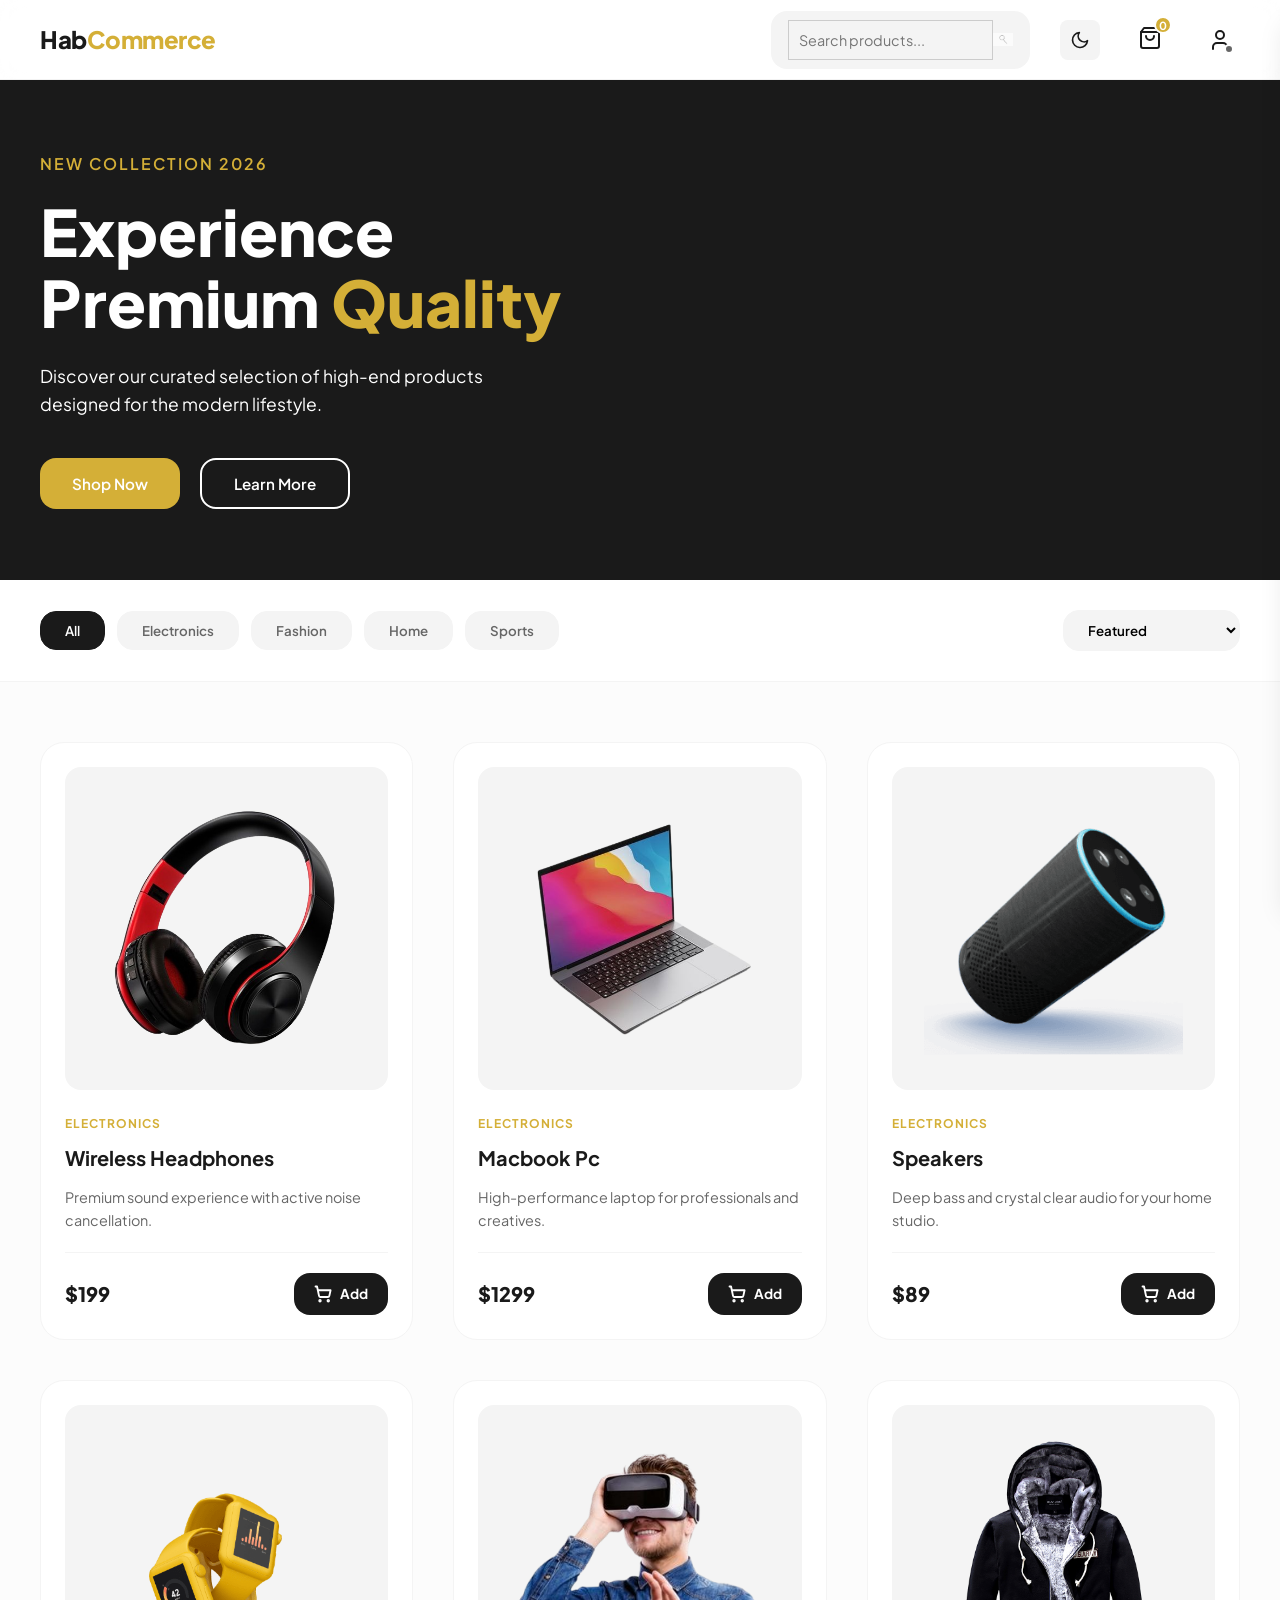
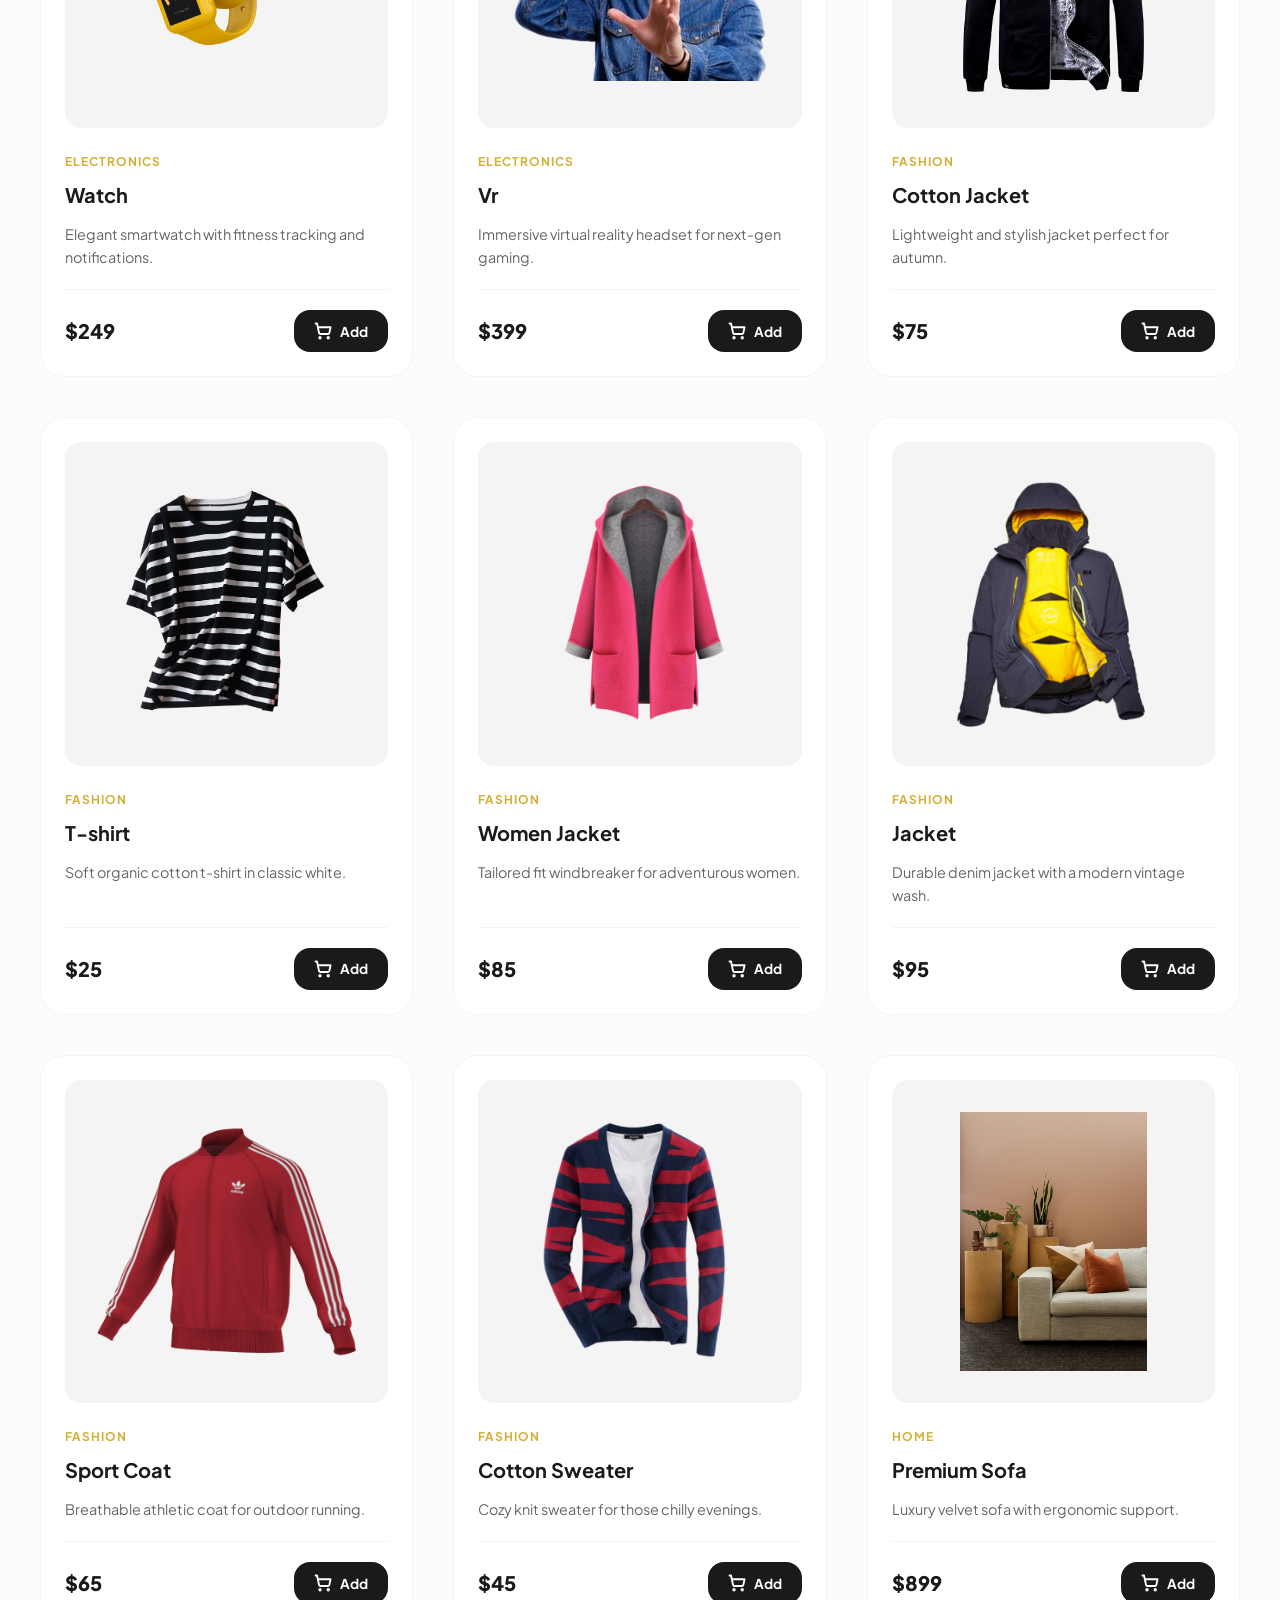
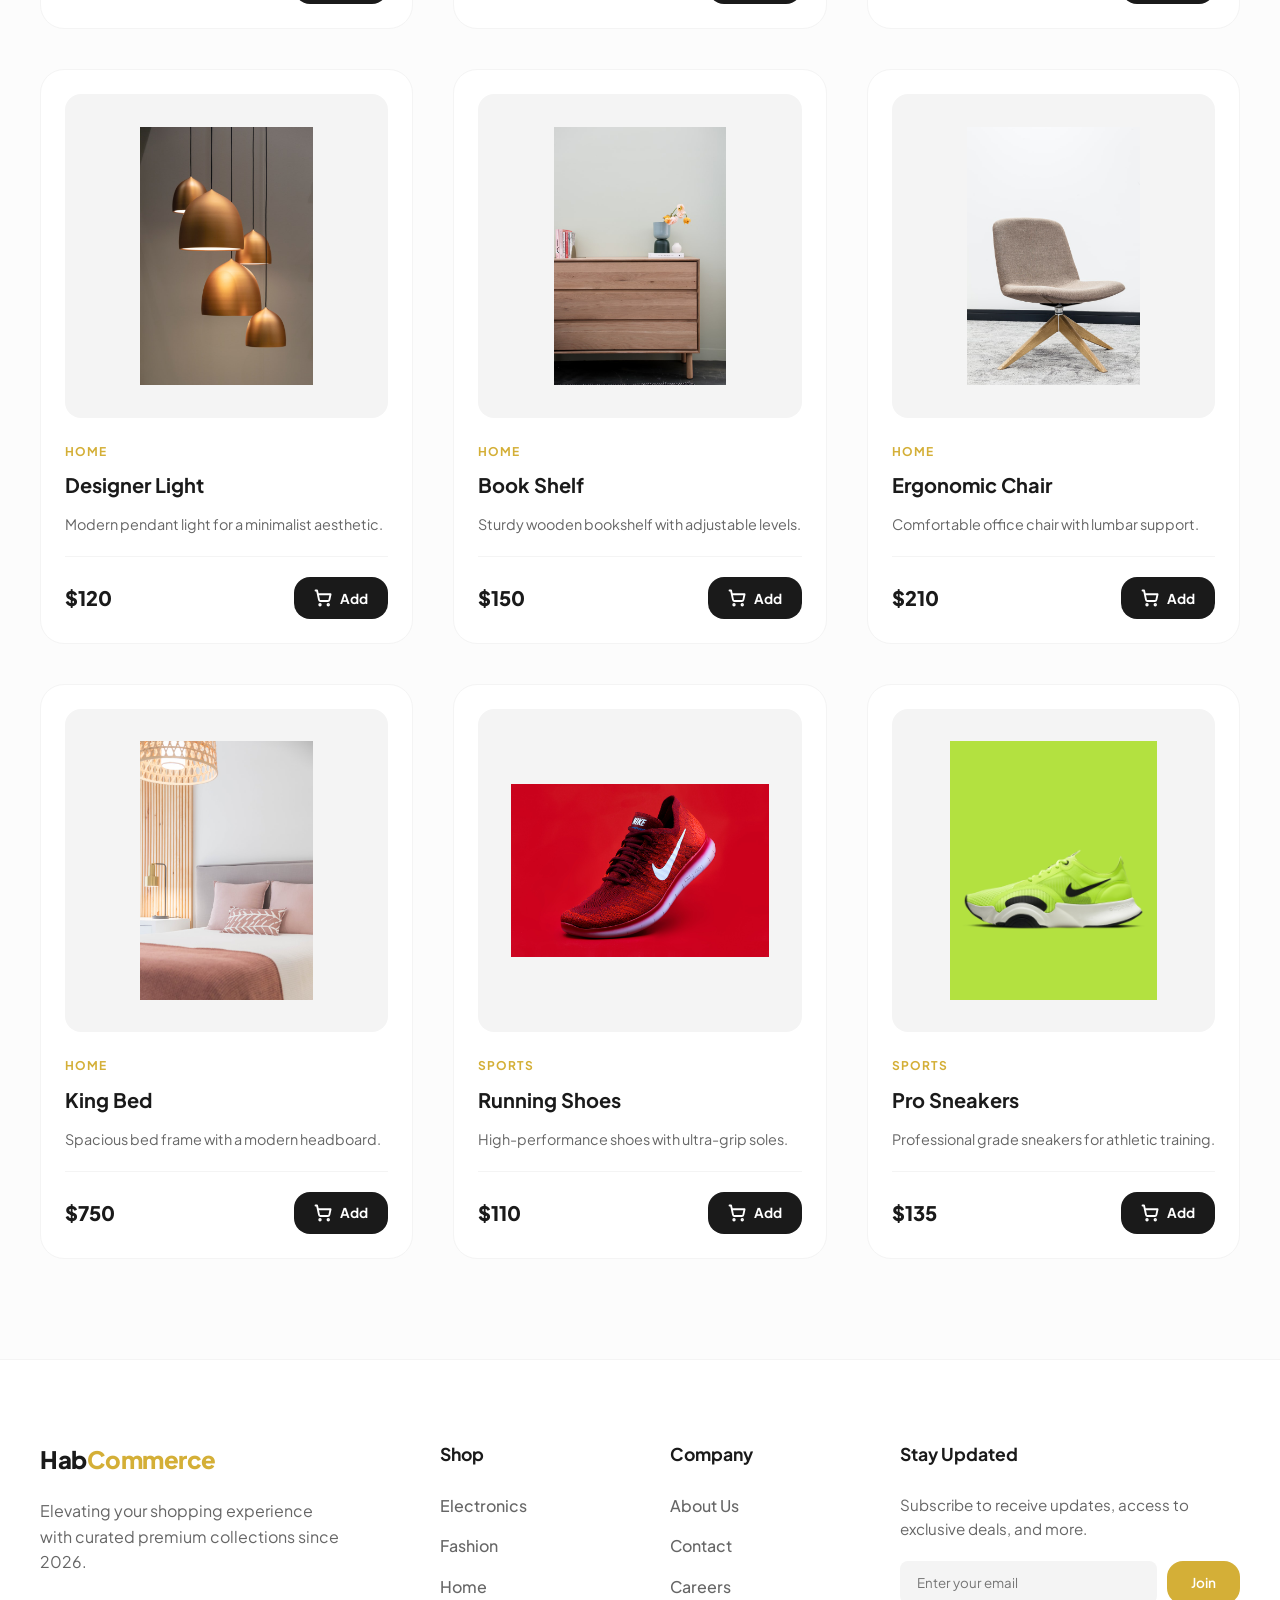
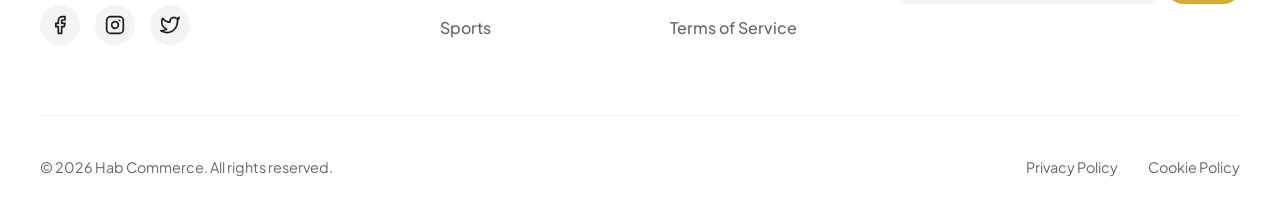
<file: index.html>
<!DOCTYPE html>
<html lang="en">
  <head>
    <meta charset="UTF-8" />
    <meta name="viewport" content="width=device-width, initial-scale=1.0" />
    <title>Hab Commerce</title>
    <link rel="stylesheet" href="style.css" />
  </head>
  <body>
    <header class="header-section">
      <nav class="nav-container">
        <div class="logo">
          <h1>Hab<span>Commerce</span></h1>
        </div>
        
        <div class="nav-actions">
          <div class="search-wrapper">
            <input
              type="text"
              placeholder="Search products..."
              class="search-input"
              id="search-input"
            />
            <button class="search-trigger">
              <img src="assets/search-logo.png" alt="Search" />
            </button>
          </div>
          <button class="theme-toggle" id="theme-toggle" title="Toggle theme">
               <svg class="sun-icon" viewBox="0 0 24 24" fill="none" stroke="currentColor" stroke-width="2" stroke-linecap="round" stroke-linejoin="round"><circle cx="12" cy="12" r="5"/><line x1="12" y1="1" x2="12" y2="3"/><line x1="12" y1="21" x2="12" y2="23"/><line x1="4.22" y1="4.22" x2="5.64" y2="5.64"/><line x1="18.36" y1="18.36" x2="19.78" y2="19.78"/><line x1="1" y1="12" x2="3" y2="12"/><line x1="21" y1="12" x2="23" y2="12"/><line x1="4.22" y1="19.78" x2="5.64" y2="18.36"/><line x1="18.36" y1="5.64" x2="19.78" y2="4.22"/></svg>
               <svg class="moon-icon" viewBox="0 0 24 24" fill="none" stroke="currentColor" stroke-width="2" stroke-linecap="round" stroke-linejoin="round"><path d="M21 12.79A9 9 0 1 1 11.21 3 7 7 0 0 0 21 12.79z"/></svg>
            </button>

          <button class="cart-trigger" id="cart-btn">
            <div class="cart-icon">
              <svg width="24" height="24" viewBox="0 0 24 24" fill="none" stroke="currentColor" stroke-width="2" stroke-linecap="round" stroke-linejoin="round"><path d="M6 2 3 6v14a2 2 0 0 0 2 2h14a2 2 0 0 0 2-2V6l-3-4Z"/><path d="M3 6h18"/><path d="M16 10a4 4 0 0 1-8 0"/></svg>
              <span id="cart-count" class="cart-badge">0</span>
            </div>
          </button>

          <button class="account-trigger" id="account-btn" title="Account">
            <svg width="24" height="24" viewBox="0 0 24 24" fill="none" stroke="currentColor" stroke-width="2" stroke-linecap="round" stroke-linejoin="round"><path d="M19 21v-2a4 4 0 0 0-4-4H9a4 4 0 0 0-4 4v2"/><circle cx="12" cy="7" r="4"/></svg>
            <span id="user-status-text" class="status-dot"></span>
          </button>

          <button class="menu-toggle" id="open">
            <span></span>
            <span></span>
          </button>
        </div>
      </nav>
    </header>

    <section class="hero-section">
      <div class="hero-content">
        <span class="hero-subtitle">New Collection 2026</span>
        <h2 class="hero-title">Experience Premium <span>Quality</span></h2>
        <p class="hero-description">Discover our curated selection of high-end products designed for the modern lifestyle.</p>
        <div class="hero-actions">
          <button class="btn btn-primary" onclick="document.getElementById('product-container').scrollIntoView({behavior: 'smooth'})">Shop Now</button>
          <button class="btn btn-outline">Learn More</button>
        </div>
      </div>
      <div class="hero-overlay"></div>
    </section>

    <section class="filter-bar">
      <div class="filter-container">
        <div class="categories" id="categories">
          <button class="cat-btn active" data-category="all">All</button>
          <button class="cat-btn" data-category="electronics">Electronics</button>
          <button class="cat-btn" data-category="fashion">Fashion</button>
          <button class="cat-btn" data-category="home">Home</button>
          <button class="cat-btn" data-category="sports">Sports</button>
        </div>
        
        <div class="sort-wrapper">
          <select id="sort-select" class="sort-select">
            <option value="default">Featured</option>
            <option value="low">Price: Low to High</option>
            <option value="high">Price: High to Low</option>
          </select>
        </div>
      </div>
    </section>

    <main>
      <div class="product-container" id="product-container"></div>

      <div class="cart-sidebar" id="cart-sidebar">
        <div class="titless">
          <h2 class="title">Your cart</h2>
          <h2 class="closes" id="closes">close</h2>
        </div>
        <div class="cart-items" id="cart-items"></div>

        <h3>TOTAL: <span id="cart-total">0.00</span></h3>
        <button class="checkout-btn" id="checkoutBtn">Checkout</button>
      </div>
    </main>

    <footer class="footer-section">
      <div class="footer-container">
        <div class="footer-grid">
          <div class="footer-col brand-col">
            <div class="logo">
              <h1>Hab<span>Commerce</span></h1>
            </div>
            <p class="brand-text">Elevating your shopping experience with curated premium collections since 2026.</p>
            <div class="social-links">
              <a href="#" class="social-link"><svg width="20" height="20" viewBox="0 0 24 24" fill="none" stroke="currentColor" stroke-width="2" stroke-linecap="round" stroke-linejoin="round"><path d="M18 2h-3a5 5 0 0 0-5 5v3H7v4h3v8h4v-8h3l1-4h-4V7a1 1 0 0 1 1-1h3z"/></svg></a>
              <a href="#" class="social-link"><svg width="20" height="20" viewBox="0 0 24 24" fill="none" stroke="currentColor" stroke-width="2" stroke-linecap="round" stroke-linejoin="round"><rect x="2" y="2" width="20" height="20" rx="5" ry="5"/><path d="M16 11.37A4 4 0 1 1 12.63 8 4 4 0 0 1 16 11.37z"/><line x1="17.5" y1="6.5" x2="17.51" y2="6.5"/></svg></a>
              <a href="#" class="social-link"><svg width="20" height="20" viewBox="0 0 24 24" fill="none" stroke="currentColor" stroke-width="2" stroke-linecap="round" stroke-linejoin="round"><path d="M23 3a10.9 10.9 0 0 1-3.14 1.53 4.48 4.48 0 0 0-7.86 3v1A10.66 10.66 0 0 1 3 4s-4 9 5 13a11.64 11.64 0 0 1-7 2c9 5 20 0 20-11.5a4.5 4.5 0 0 0-.08-.83A7.72 7.72 0 0 0 23 3z"/></svg></a>
            </div>
          </div>

          <div class="footer-col">
            <h4 class="footer-title">Shop</h4>
            <ul class="footer-links">
              <li><a href="index.html">Electronics</a></li>
              <li><a href="index.html">Fashion</a></li>
              <li><a href="index.html">Home</a></li>
              <li><a href="index.html">Sports</a></li>
            </ul>
          </div>

          <div class="footer-col">
            <h4 class="footer-title">Company</h4>
            <ul class="footer-links">
              <li><a href="about.html">About Us</a></li>
              <li><a href="contact.html">Contact</a></li>
              <li><a href="#">Careers</a></li>
              <li><a href="#">Terms of Service</a></li>
            </ul>
          </div>

          <div class="footer-col newsletter-col">
            <h4 class="footer-title">Stay Updated</h4>
            <p>Subscribe to receive updates, access to exclusive deals, and more.</p>
            <form class="newsletter-form" onsubmit="event.preventDefault(); showToast('Newsletter subscribed!', 'info')">
              <input type="email" placeholder="Enter your email" required />
              <button type="submit" class="btn btn-primary btn-sm">Join</button>
            </form>
          </div>
        </div>

        <div class="footer-bottom">
          <p>&copy; 2026 Hab Commerce. All rights reserved.</p>
          <div class="footer-legal">
            <a href="#">Privacy Policy</a>
            <a href="#">Cookie Policy</a>
          </div>
        </div>
      </div>
    </footer>
    <!-- Payment Modal -->
    <div class="modal" id="paymentModal">
      <div class="modal-content">
        <span class="close" id="closePaymentModal">&times;</span>
        <form class="payment-form" id="paymentForm">
          <h2>Select Payment Method</h2>

          <div class="payment-option">
            <input
              type="radio"
              id="credit"
              name="payment"
              value="credit"
              required
            />
            <label for="credit">Credit Card</label>
          </div>

          <div class="payment-option">
            <input type="radio" id="crypto" name="payment" value="crypto" />
            <label for="crypto">Cryptocurrency</label>
          </div>

          <div class="payment-option">
            <input type="radio" id="paypal" name="payment" value="paypal" />
            <label for="paypal">PayPal</label>
          </div>

          <!-- Credit Card Fields -->
          <div class="form-section" id="credit-section">
            <div class="form-group">
              <label for="cc-number">Card Number</label>
              <input
                type="text"
                id="cc-number"
                name="cc-number"
                placeholder="1234 5678 9012 3456"
              />
            </div>
            <div class="form-group">
              <label for="cc-expiry">Expiry Date</label>
              <input
                type="text"
                id="cc-expiry"
                name="cc-expiry"
                placeholder="MM/YY"
              />
            </div>
            <div class="form-group">
              <label for="cc-cvv">CVV</label>
              <input
                type="number"
                id="cc-cvv"
                name="cc-cvv"
                placeholder="123"
              />
            </div>
          </div>

          <!-- Crypto Fields -->
          <div class="form-section" id="crypto-section">
            <div class="form-group">
              <label for="wallet">Wallet Address</label>
              <input
                type="text"
                id="wallet"
                name="wallet"
                placeholder="Enter your wallet address"
              />
            </div>
          </div>

          <!-- PayPal Fields -->
          <div class="form-section" id="paypal-section">
            <div class="form-group">
              <label for="paypal-email">PayPal Email</label>
              <input
                type="email"
                id="paypal-email"
                name="paypal-email"
                placeholder="you@example.com"
              />
            </div>
          </div>

          <button type="submit" class="submit-btn">Submit Payment</button>
        </form>
      </div>
    </div>

    <!-- Authentication Modals -->
    <div class="modal" id="authModal">
      <div class="modal-content auth-modal">
        <span class="close" id="closeAuthModal">&times;</span>
        
        <div class="auth-tabs">
          <button class="auth-tab active" id="tab-login">Login</button>
          <button class="auth-tab" id="tab-signup">Sign Up</button>
        </div>

        <!-- Login Form -->
        <form id="loginForm" class="auth-form active">
          <h2>Welcome Back</h2>
          <div class="form-group">
            <label>Email Address</label>
            <input type="email" id="login-email" required placeholder="name@example.com" />
          </div>
          <div class="form-group">
            <label>Password</label>
            <input type="password" id="login-password" required placeholder="••••••••" />
          </div>
          <button type="submit" class="submit-btn auth-submit">Log In</button>
        </form>

        <!-- Sign Up Form -->
        <form id="signupForm" class="auth-form">
          <h2>Create Account</h2>
          <div class="form-group">
            <label>Full Name</label>
            <input type="text" id="signup-name" required placeholder="John Doe" />
          </div>
          <div class="form-group">
            <label>Email Address</label>
            <input type="email" id="signup-email" required placeholder="name@example.com" />
          </div>
          <div class="form-group">
            <label>Password</label>
            <input type="password" id="signup-password" required placeholder="Minimum 8 characters" minlength="8" />
          </div>
          <button type="submit" class="submit-btn auth-submit">Sign Up</button>
        </form>

        <div id="user-profile" class="auth-profile" style="display: none;">
          <h2>Account Details</h2>
          <div class="profile-info">
            <p><strong>Name:</strong> <span id="display-name"></span></p>
            <p><strong>Email:</strong> <span id="display-email"></span></p>
          </div>
          <button class="btn btn-outline logout-btn" id="logout-btn">Log Out</button>
        </div>
      </div>
    </div>

    <!-- Added to Cart Success Popup -->
    <div class="popup" id="addSuccessPopup">
      <div class="popup-content">
        <div class="success-icon">✓</div>
        <h3>Added to Cart!</h3>
        <p id="addedItemName" style="margin-bottom: 20px; color: var(--text-muted);"></p>
        <div class="popup-actions" style="display: flex; gap: 10px; justify-content: center;">
          <button class="btn btn-outline" onclick="closeAddPopup()">Continue</button>
          <button class="btn btn-primary" onclick="viewCart()">View Cart</button>
        </div>
      </div>
    </div>

    <!-- Success Popup -->
    <div class="popup" id="successPopup">
      <div class="popup-content">
        <h3>✅ Payment Submitted Successfully!</h3>
        <button class="close-btn" onclick="closePopup()">Close</button>
      </div>
    </div>

    <script src="script.js"></script>
  </body>
</html>
</file>
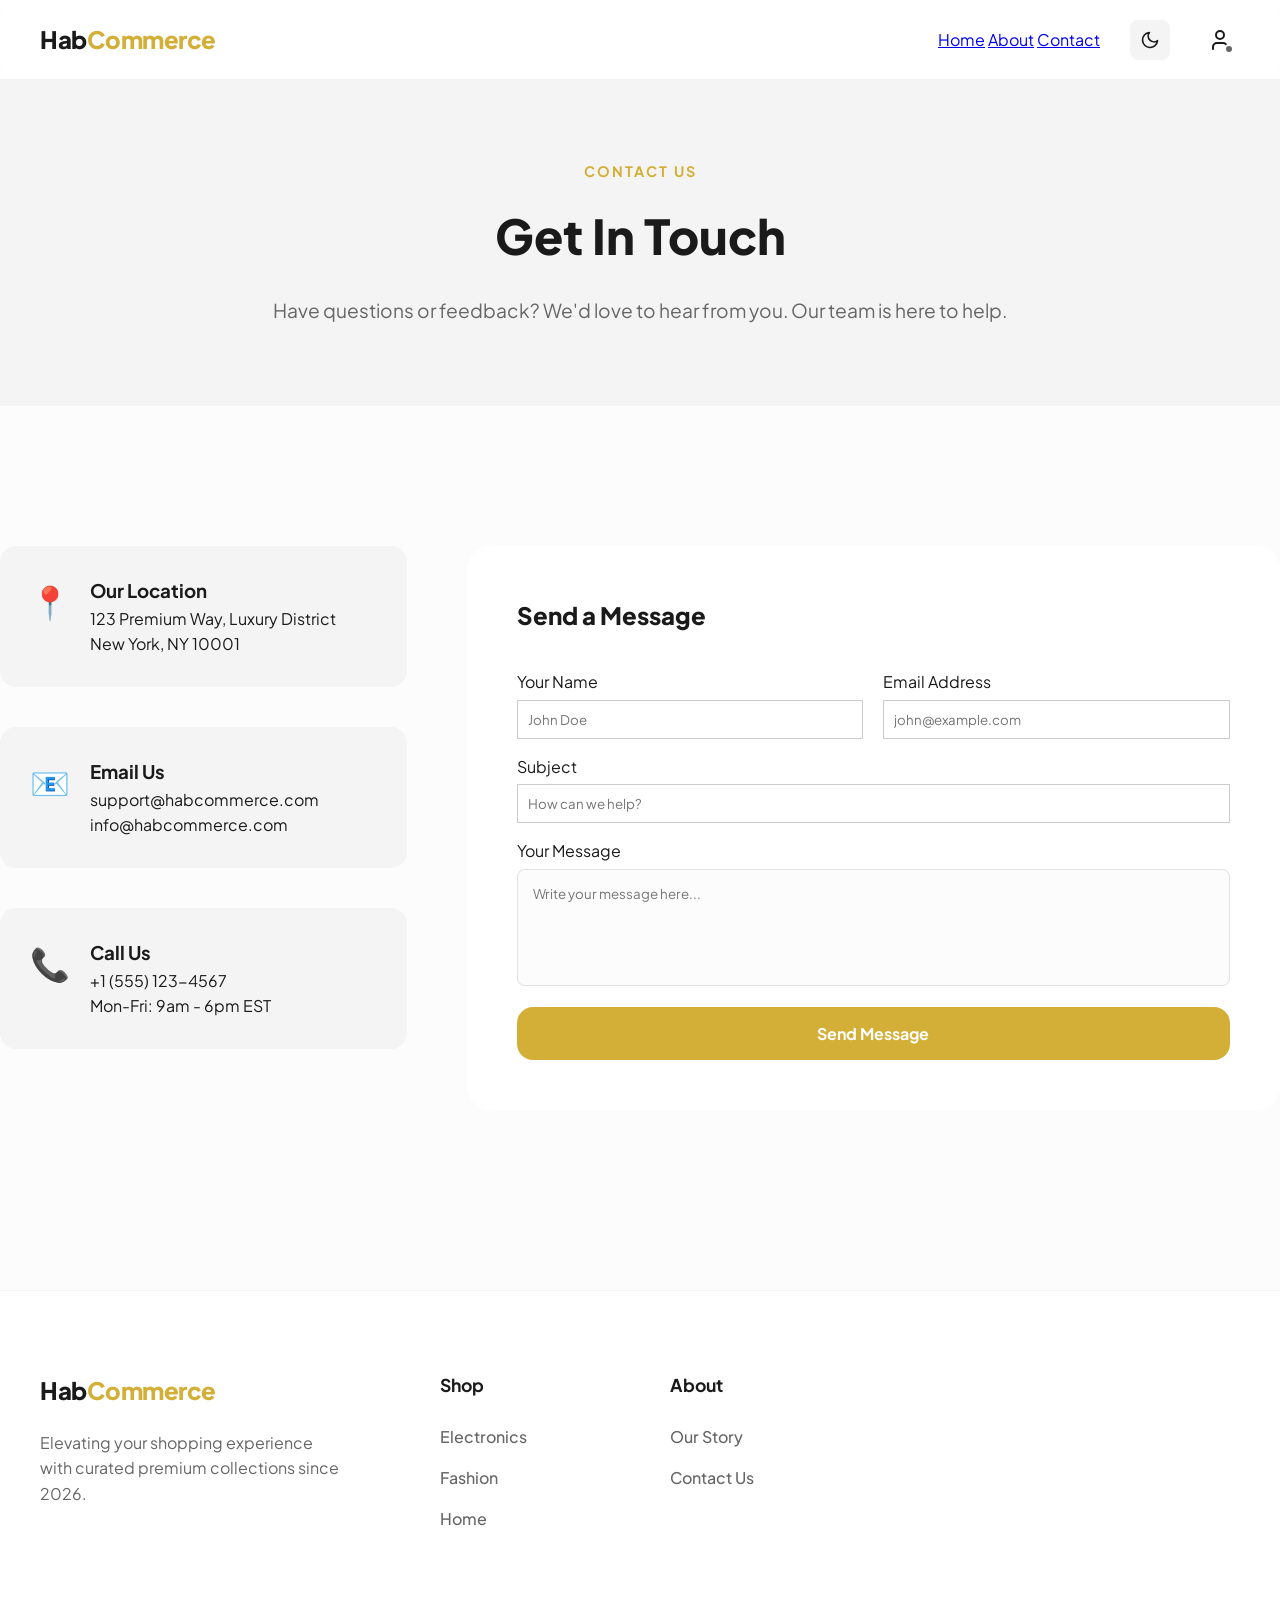
<file: contact.html>
<!DOCTYPE html>
<html lang="en" data-theme="light">
<head>
    <meta charset="UTF-8">
    <meta name="viewport" content="width=device-width, initial-scale=1.0">
    <title>Contact Us - Hab Commerce</title>
    <link rel="stylesheet" href="style.css">
</head>
<body>
    <header class="header-section">
        <nav class="nav-container">
            <div class="logo">
                <a href="index.html" style="text-decoration: none; color: inherit;">
                    <h1>Hab<span>Commerce</span></h1>
                </a>
            </div>

            <div class="nav-actions">
                <div class="nav-links">
                    <a href="index.html">Home</a>
                    <a href="about.html">About</a>
                    <a href="contact.html" class="active">Contact</a>
                </div>
                <button class="theme-toggle" id="theme-toggle" title="Toggle theme">
                    <svg class="sun-icon" viewBox="0 0 24 24" fill="none" stroke="currentColor" stroke-width="2" stroke-linecap="round" stroke-linejoin="round"><circle cx="12" cy="12" r="5"/><line x1="12" y1="1" x2="12" y2="3"/><line x1="12" y1="21" x2="12" y2="23"/><line x1="4.22" y1="4.22" x2="5.64" y2="5.64"/><line x1="18.36" y1="18.36" x2="19.78" y2="19.78"/><line x1="1" y1="12" x2="3" y2="12"/><line x1="21" y1="12" x2="23" y2="12"/><line x1="4.22" y1="19.78" x2="5.64" y2="18.36"/><line x1="18.36" y1="5.64" x2="19.78" y2="4.22"/></svg>
                    <svg class="moon-icon" viewBox="0 0 24 24" fill="none" stroke="currentColor" stroke-width="2" stroke-linecap="round" stroke-linejoin="round"><path d="M21 12.79A9 9 0 1 1 11.21 3 7 7 0 0 0 21 12.79z"/></svg>
                </button>
                <button class="account-trigger" id="account-btn">
                    <svg width="24" height="24" viewBox="0 0 24 24" fill="none" stroke="currentColor" stroke-width="2" stroke-linecap="round" stroke-linejoin="round"><path d="M19 21v-2a4 4 0 0 0-4-4H9a4 4 0 0 0-4 4v2"/><circle cx="12" cy="7" r="4"/></svg>
                    <span id="user-status-text" class="status-dot"></span>
                </button>
            </div>

            <button class="menu-toggle" id="open">
                <span></span>
                <span></span>
            </button>
        </nav>
    </header>

    <main class="page-content">
        <section class="page-hero">
            <div class="container">
                <span class="sub-title">Contact Us</span>
                <h1>Get In Touch</h1>
                <p>Have questions or feedback? We'd love to hear from you. Our team is here to help.</p>
            </div>
        </section>

        <section class="contact-section">
            <div class="container contact-grid">
                <div class="contact-info">
                    <div class="info-card">
                        <div class="info-icon">📍</div>
                        <div class="info-text">
                            <h3>Our Location</h3>
                            <p>123 Premium Way, Luxury District<br>New York, NY 10001</p>
                        </div>
                    </div>
                    <div class="info-card">
                        <div class="info-icon">📧</div>
                        <div class="info-text">
                            <h3>Email Us</h3>
                            <p>support@habcommerce.com<br>info@habcommerce.com</p>
                        </div>
                    </div>
                    <div class="info-card">
                        <div class="info-icon">📞</div>
                        <div class="info-text">
                            <h3>Call Us</h3>
                            <p>+1 (555) 123-4567<br>Mon-Fri: 9am - 6pm EST</p>
                        </div>
                    </div>
                </div>

                <div class="contact-form-container premium-shadow">
                    <h2>Send a Message</h2>
                    <form id="contact-page-form" onsubmit="event.preventDefault(); showToast('Message sent! We\'ll be in touch soon.', 'success'); this.reset();">
                        <div class="form-row">
                            <div class="form-group">
                                <label>Your Name</label>
                                <input type="text" required placeholder="John Doe">
                            </div>
                            <div class="form-group">
                                <label>Email Address</label>
                                <input type="email" required placeholder="john@example.com">
                            </div>
                        </div>
                        <div class="form-group">
                            <label>Subject</label>
                            <input type="text" required placeholder="How can we help?">
                        </div>
                        <div class="form-group">
                            <label>Your Message</label>
                            <textarea required placeholder="Write your message here..." rows="5"></textarea>
                        </div>
                        <button type="submit" class="submit-btn">Send Message</button>
                    </form>
                </div>
            </div>
        </section>
    </main>

    <footer class="footer-section">
        <!-- Reusing same footer structure for consistency -->
        <div class="footer-container">
            <div class="footer-grid">
                <div class="footer-col brand-col">
                    <div class="logo">
                        <h1>Hab<span>Commerce</span></h1>
                    </div>
                    <p class="brand-text">Elevating your shopping experience with curated premium collections since 2026.</p>
                </div>
                <div class="footer-col">
                    <h4>Shop</h4>
                    <ul class="footer-links">
                        <li><a href="index.html">Electronics</a></li>
                        <li><a href="index.html">Fashion</a></li>
                        <li><a href="index.html">Home</a></li>
                    </ul>
                </div>
                <div class="footer-col">
                    <h4>About</h4>
                    <ul class="footer-links">
                        <li><a href="about.html">Our Story</a></li>
                        <li><a href="contact.html">Contact Us</a></li>
                    </ul>
                </div>
            </div>
        </div>
    </footer>

    <!-- Auth Modal Shared -->
    <div class="modal" id="authModal">
        <div class="modal-content auth-modal">
            <span class="close" id="closeAuthModal">&times;</span>
            <div class="auth-tabs">
                <button class="auth-tab active" id="tab-login">Login</button>
                <button class="auth-tab" id="tab-signup">Sign Up</button>
            </div>
            <form id="loginForm" class="auth-form active">
                <h2>Welcome Back</h2>
                <div class="form-group">
                    <label>Email</label>
                    <input type="email" id="login-email" required placeholder="name@example.com">
                </div>
                <div class="form-group">
                    <label>Password</label>
                    <input type="password" id="login-password" required placeholder="••••••••">
                </div>
                <button type="submit" class="submit-btn auth-submit">Log In</button>
            </form>
            <form id="signupForm" class="auth-form">
                <h2>Create Account</h2>
                <div class="form-group">
                    <label>Full Name</label>
                    <input type="text" id="signup-name" required placeholder="John Doe">
                </div>
                <div class="form-group">
                    <label>Email</label>
                    <input type="email" id="signup-email" required placeholder="name@example.com">
                </div>
                <div class="form-group">
                    <label>Password</label>
                    <input type="password" id="signup-password" required minlength="8">
                </div>
                <button type="submit" class="submit-btn auth-submit">Sign Up</button>
            </form>
            <div id="user-profile" class="auth-profile" style="display: none;">
                <h2>Account Details</h2>
                <div class="profile-info">
                    <p><strong>Name:</strong> <span id="display-name"></span></p>
                    <p><strong>Email:</strong> <span id="display-email"></span></p>
                </div>
                <button class="btn btn-outline logout-btn" id="logout-btn">Log Out</button>
            </div>
        </div>
    </div>

    <script src="script.js"></script>
</body>
</html>
</file>
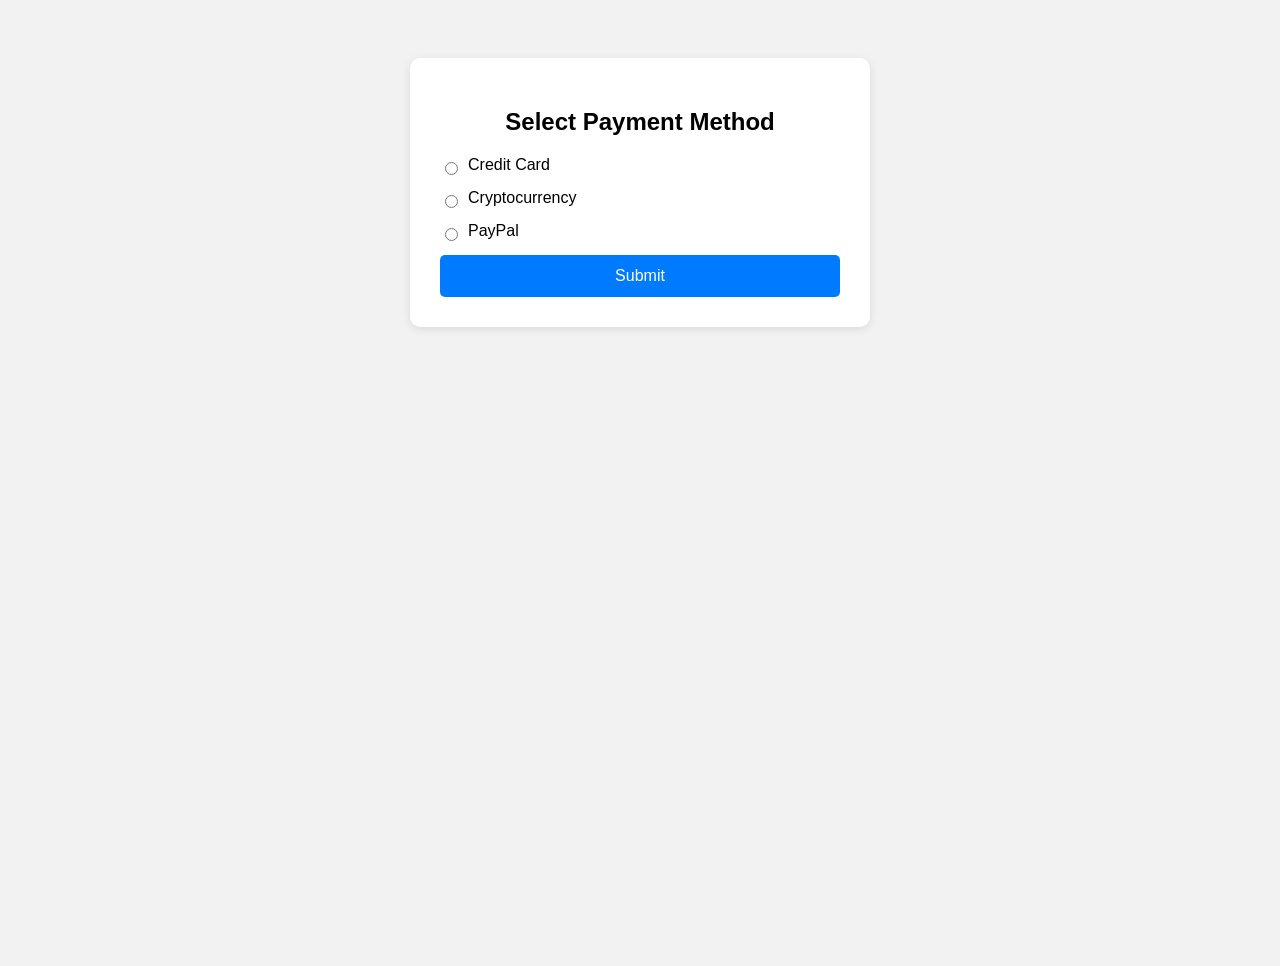
<file: hh.html>
<!DOCTYPE html>
<html lang="en">
<head>
  <meta charset="UTF-8" />
  <meta name="viewport" content="width=device-width, initial-scale=1.0"/>
  <title>Dynamic Payment Form with Popup</title>
  <style>
    body {
      font-family: Arial, sans-serif;
      background: #f2f2f2;
      display: flex;
      justify-content: center;
      align-items: flex-start;
      height: 100vh;
      padding-top: 50px;
    }

    .payment-form {
      background: white;
      padding: 30px;
      border-radius: 10px;
      box-shadow: 0 2px 10px rgba(0, 0, 0, 0.1);
      max-width: 400px;
      width: 100%;
    }

    .payment-form h2 {
      margin-bottom: 20px;
      text-align: center;
    }

    .payment-option {
      display: flex;
      align-items: center;
      margin-bottom: 10px;
    }

    .payment-option input[type="radio"] {
      margin-right: 10px;
    }

    .form-section {
      display: none;
      margin-top: 20px;
    }

    .form-group {
      margin-bottom: 15px;
    }

    label {
      display: block;
      margin-bottom: 5px;
    }

    input[type="text"],
    input[type="email"],
    input[type="number"] {
      width: 100%;
      padding: 8px;
      box-sizing: border-box;
      border-radius: 4px;
      border: 1px solid #ccc;
    }

    .submit-btn {
      display: block;
      width: 100%;
      padding: 12px;
      border: none;
      background-color: #007bff;
      color: white;
      font-size: 16px;
      border-radius: 5px;
      cursor: pointer;
      transition: background-color 0.3s ease;
    }

    .submit-btn:hover {
      background-color: #0056b3;
    }

    /* Popup Modal */
    .popup {
      position: fixed;
      top: 0;
      left: 0;
      right: 0;
      bottom: 0;
      background-color: rgba(0,0,0,0.5);
      display: none;
      align-items: center;
      justify-content: center;
      z-index: 9999;
    }

    .popup-content {
      background-color: #fff;
      padding: 25px 30px;
      border-radius: 10px;
      text-align: center;
      box-shadow: 0 4px 10px rgba(0,0,0,0.2);
      animation: fadeIn 0.3s ease-in-out;
    }

    .popup-content h3 {
      color: #28a745;
      margin: 0 0 10px;
    }

    .close-btn {
      margin-top: 15px;
      padding: 8px 20px;
      border: none;
      background-color: #28a745;
      color: white;
      border-radius: 5px;
      cursor: pointer;
    }

    @keyframes fadeIn {
      from { opacity: 0; transform: translateY(-20px); }
      to { opacity: 1; transform: translateY(0); }
    }
  </style>
</head>
<body>

  <form class="payment-form" id="paymentForm">
    <h2>Select Payment Method</h2>

    <div class="payment-option">
      <input type="radio" id="credit" name="payment" value="credit" required>
      <label for="credit">Credit Card</label>
    </div>

    <div class="payment-option">
      <input type="radio" id="crypto" name="payment" value="crypto">
      <label for="crypto">Cryptocurrency</label>
    </div>

    <div class="payment-option">
      <input type="radio" id="paypal" name="payment" value="paypal">
      <label for="paypal">PayPal</label>
    </div>

    <!-- Credit Card Fields -->
    <div class="form-section" id="credit-section">
      <div class="form-group">
        <label for="cc-number">Card Number</label>
        <input type="text" id="cc-number" name="cc-number" placeholder="1234 5678 9012 3456">
      </div>
      <div class="form-group">
        <label for="cc-expiry">Expiry Date</label>
        <input type="text" id="cc-expiry" name="cc-expiry" placeholder="MM/YY">
      </div>
      <div class="form-group">
        <label for="cc-cvv">CVV</label>
        <input type="number" id="cc-cvv" name="cc-cvv" placeholder="123">
      </div>
    </div>

    <!-- Crypto Fields -->
    <div class="form-section" id="crypto-section">
      <div class="form-group">
        <label for="wallet">Wallet Address</label>
        <input type="text" id="wallet" name="wallet" placeholder="Enter your wallet address">
      </div>
    </div>

    <!-- PayPal Fields -->
    <div class="form-section" id="paypal-section">
      <div class="form-group">
        <label for="paypal-email">PayPal Email</label>
        <input type="email" id="paypal-email" name="paypal-email" placeholder="you@example.com">
      </div>
    </div>

    <button type="submit" class="submit-btn">Submit</button>
  </form>

  <!-- Success Popup -->
  <div class="popup" id="successPopup">
    <div class="popup-content">
      <h3>✅ Payment Submitted Successfully!</h3>
      <button class="close-btn" onclick="closePopup()">Close</button>
    </div>
  </div>

  <script>
    const paymentOptions = document.querySelectorAll('input[name="payment"]');
    const sections = {
      credit: document.getElementById('credit-section'),
      crypto: document.getElementById('crypto-section'),
      paypal: document.getElementById('paypal-section')
    };

    // Show/hide form sections
    paymentOptions.forEach(option => {
      option.addEventListener('change', () => {
        Object.values(sections).forEach(section => section.style.display = 'none');
        const selected = option.value;
        if (sections[selected]) {
          sections[selected].style.display = 'block';
        }
      });
    });

    // Handle form submit
    document.getElementById('paymentForm').addEventListener('submit', function(e) {
      e.preventDefault(); // prevent actual form submission

      // Show popup
      document.getElementById('successPopup').style.display = 'flex';

      // Optionally reset form
      this.reset();

      // Hide all sections
      Object.values(sections).forEach(section => section.style.display = 'none');
    });

    // Close popup
    function closePopup() {
      document.getElementById('successPopup').style.display = 'none';
    }
  </script>

</body>
</html>
</file>
<file: style.css>
@import url('https://fonts.googleapis.com/css2?family=Plus+Jakarta+Sans:wght@300;400;500;600;700;800&display=swap');

:root {
  /* Premium Color Palette */
  --primary: #1a1a1a;
  --primary-light: #2d2d2d;
  --accent: #d4af37;
  /* Metallic Gold */
  --accent-hover: #b8960c;
  --bg-main: #fcfcfc;
  --bg-secondary: #f4f4f4;
  --text-main: #1a1a1a;
  --text-muted: #666666;
  --white: #ffffff;
  --success: #2dcc70;
  --danger: #e74c3c;

  /* Elegant Shadows */
  --shadow-sm: 0 4px 6px -1px rgba(0, 0, 0, 0.05), 0 2px 4px -1px rgba(0, 0, 0, 0.03);
  --shadow-md: 0 10px 15px -3px rgba(0, 0, 0, 0.08), 0 4px 6px -2px rgba(0, 0, 0, 0.04);
  --shadow-lg: 0 20px 25px -5px rgba(0, 0, 0, 0.1), 0 10px 10px -5px rgba(0, 0, 0, 0.04);

  /* Layout Tokens */
  --border-radius-sm: 8px;
  --border-radius-md: 16px;
  --border-radius-lg: 24px;
  --max-width: 1400px;
  --header-height: 80px;

  /* Transition */
  --transition: all 0.3s cubic-bezier(0.4, 0, 0.2, 1);
}

[data-theme="dark"] {
  --primary: #fcfcfc;
  --primary-light: #f4f4f4;
  --accent: #d4af37;
  --accent-hover: #e5c158;
  --bg-main: #0a0a0a;
  --bg-secondary: #1a1a1a;
  --text-main: #fcfcfc;
  --text-muted: #a0a0a0;
  --white: #121212;
  --success: #2ecc71;
  --danger: #ff4757;

  --shadow-sm: 0 4px 6px -1px rgba(0, 0, 0, 0.3);
  --shadow-md: 0 10px 15px -3px rgba(0, 0, 0, 0.5);
  --shadow-lg: 0 20px 25px -5px rgba(0, 0, 0, 0.6);
}

* {
  margin: 0;
  padding: 0;
  box-sizing: border-box;
  font-family: 'Plus Jakarta Sans', sans-serif;
}

body {
  background: var(--bg-main);
  color: var(--text-main);
  line-height: 1.6;
}

/* === Header & Navigation === */
.header-section {
  position: fixed;
  top: 0;
  left: 0;
  width: 100%;
  height: var(--header-height);
  background: rgba(255, 255, 255, 0.8);
  backdrop-filter: blur(12px);
  -webkit-backdrop-filter: blur(12px);
  z-index: 1000;
  display: flex;
  align-items: center;
  border-bottom: 1px solid rgba(0, 0, 0, 0.05);
  transition: var(--transition);
}

[data-theme="dark"] .header-section {
  background: rgba(10, 10, 10, 0.8);
  border-bottom: 1px solid rgba(255, 255, 255, 0.05);
}

.nav-container {
  width: 100%;
  max-width: var(--max-width);
  margin: 0 auto;
  padding: 0 40px;
  display: flex;
  justify-content: space-between;
  align-items: center;
}

.logo h1 {
  font-size: 1.5rem;
  font-weight: 800;
  letter-spacing: -0.5px;
  color: var(--primary);
}

.logo h1 span {
  color: var(--accent);
}

.nav-actions {
  display: flex;
  align-items: center;
  gap: 30px;
}

.search-wrapper {
  position: relative;
  display: flex;
  align-items: center;
  background: var(--bg-secondary);
  border-radius: var(--border-radius-md);
  padding: 8px 16px;
  transition: var(--transition);
  border: 1px solid transparent;
}

.search-wrapper:focus-within {
  background: var(--white);
  border-color: var(--accent);
  box-shadow: var(--shadow-sm);
}

.search-input {
  background: transparent;
  border: none;
  outline: none;
  font-size: 0.9rem;
  width: 200px;
  color: var(--text-main);
}

.search-trigger {
  background: none;
  border: none;
  cursor: pointer;
  display: flex;
  align-items: center;
  opacity: 0.6;
}

.search-trigger img {
  width: 20px;
}

.theme-toggle {
  background: var(--bg-secondary);
  border: none;
  width: 40px;
  height: 40px;
  border-radius: var(--border-radius-sm);
  cursor: pointer;
  display: flex;
  align-items: center;
  justify-content: center;
  transition: var(--transition);
  color: var(--text-main);
}

.theme-toggle:hover {
  background: var(--accent);
  color: var(--white);
}

.theme-toggle svg {
  width: 20px;
  height: 20px;
}

.theme-toggle .sun-icon {
  display: none;
}

.theme-toggle .moon-icon {
  display: block;
}

[data-theme="dark"] .theme-toggle .sun-icon {
  display: block;
}

[data-theme="dark"] .theme-toggle .moon-icon {
  display: none;
}

.cart-trigger {
  background: none;
  border: none;
  cursor: pointer;
  position: relative;
  padding: 8px;
  color: var(--text-main);
  transition: var(--transition);
}

.cart-trigger:hover {
  color: var(--accent);
}

.cart-badge {
  position: absolute;
  top: -2px;
  right: -2px;
  background: var(--accent);
  color: var(--white);
  font-size: 0.7rem;
  font-weight: 700;
  width: 18px;
  height: 18px;
  display: flex;
  align-items: center;
  justify-content: center;
  border-radius: 50%;
  border: 2px solid var(--white);
}

.account-trigger {
  background: none;
  border: none;
  cursor: pointer;
  position: relative;
  padding: 8px;
  color: var(--text-main);
  transition: var(--transition);
  display: flex;
  align-items: center;
}

.account-trigger:hover {
  color: var(--accent);
}

.status-dot {
  position: absolute;
  bottom: 6px;
  right: 6px;
  width: 10px;
  height: 10px;
  background: var(--text-muted);
  border-radius: 50%;
  border: 2px solid var(--white);
  transition: var(--transition);
}

.status-dot.online {
  background: var(--success);
}

/* === Hero Section === */
.hero-section {
  margin-top: var(--header-height);
  height: 500px;
  position: relative;
  display: flex;
  align-items: center;
  overflow: hidden;
  background: var(--primary);
}

.hero-content {
  position: relative;
  z-index: 2;
  max-width: var(--max-width);
  margin: 0 auto;
  padding: 0 40px;
  width: 100%;
  color: var(--white);
}

.hero-subtitle {
  display: block;
  font-weight: 600;
  color: var(--accent);
  text-transform: uppercase;
  letter-spacing: 2px;
  margin-bottom: 20px;
  animation: fadeInUp 0.8s ease forwards;
}

.hero-title {
  font-size: 4rem;
  font-weight: 800;
  line-height: 1.1;
  margin-bottom: 25px;
  max-width: 600px;
  animation: fadeInUp 0.8s ease 0.2s forwards;
  opacity: 0;
}

.hero-title span {
  color: var(--accent);
}

.hero-description {
  font-size: 1.1rem;
  max-width: 500px;
  margin-bottom: 40px;
  opacity: 0;
  animation: fadeInUp 0.8s ease 0.4s forwards;
}

.hero-actions {
  display: flex;
  gap: 20px;
  opacity: 0;
  animation: fadeInUp 0.8s ease 0.6s forwards;
}

.btn {
  padding: 14px 32px;
  border-radius: var(--border-radius-md);
  font-weight: 600;
  font-size: 0.95rem;
  cursor: pointer;
  transition: var(--transition);
  border: none;
}

.btn-primary {
  background: var(--accent);
  color: var(--white);
}

.btn-primary:hover {
  background: var(--accent-hover);
  transform: translateY(-2px);
  box-shadow: var(--shadow-md);
}

.btn-outline {
  background: transparent;
  border: 2px solid var(--white);
  color: var(--white);
}

.btn-outline:hover {
  background: var(--white);
  color: var(--primary);
}

@keyframes fadeInUp {
  from {
    opacity: 0;
    transform: translateY(30px);
  }

  to {
    opacity: 1;
    transform: translateY(0);
  }
}

/* === Filter Bar === */
.filter-bar {
  background: var(--white);
  padding: 30px 0;
  border-bottom: 1px solid var(--bg-secondary);
}

.filter-container {
  max-width: var(--max-width);
  margin: 0 auto;
  padding: 0 40px;
  display: flex;
  justify-content: space-between;
  align-items: center;
}

.categories {
  display: flex;
  gap: 12px;
}

.cat-btn {
  padding: 10px 24px;
  border-radius: var(--border-radius-md);
  border: 1px solid var(--bg-secondary);
  background: var(--bg-secondary);
  color: var(--text-muted);
  font-weight: 600;
  cursor: pointer;
  transition: var(--transition);
}

.cat-btn.active {
  background: var(--primary);
  color: var(--white);
  border-color: var(--primary);
}

.cat-btn:hover:not(.active) {
  background: var(--white);
  border-color: var(--accent);
  color: var(--accent);
}

.sort-select {
  padding: 10px 20px;
  border-radius: var(--border-radius-md);
  border: 1px solid var(--bg-secondary);
  background: var(--bg-secondary);
  font-weight: 600;
  cursor: pointer;
  outline: none;
}

/* === Product Grid & Cards === */
.product-container {
  max-width: var(--max-width);
  margin: 60px auto;
  padding: 0 40px;
  display: grid;
  grid-template-columns: repeat(auto-fill, minmax(280px, 1fr));
  gap: 40px;
}

.product-card {
  background: var(--white);
  border-radius: var(--border-radius-lg);
  padding: 24px;
  border: 1px solid var(--bg-secondary);
  transition: var(--transition);
  display: flex;
  flex-direction: column;
  position: relative;
  overflow: hidden;
}

.product-card:hover {
  transform: translateY(-10px);
  box-shadow: var(--shadow-lg);
  border-color: var(--accent);
}

.product-image-wrapper {
  width: 100%;
  aspect-ratio: 1;
  display: flex;
  align-items: center;
  justify-content: center;
  margin-bottom: 24px;
  background: var(--bg-secondary);
  border-radius: var(--border-radius-md);
  transition: var(--transition);
  overflow: hidden;
}

.product-card:hover .product-image-wrapper {
  background: var(--bg-main);
}

.product-card .product-image {
  max-width: 80%;
  max-height: 80%;
  object-fit: contain;
  transition: var(--transition);
}

.product-card:hover .product-image {
  transform: scale(1.1);
}

.product-info {
  flex-grow: 1;
}

.product-category {
  font-size: 0.75rem;
  font-weight: 700;
  text-transform: uppercase;
  color: var(--accent);
  letter-spacing: 1px;
  margin-bottom: 8px;
  display: block;
}

.product-card .product-name {
  font-size: 1.25rem;
  font-weight: 700;
  color: var(--primary);
  margin-bottom: 12px;
}

.product-card .product-description {
  font-size: 0.9rem;
  color: var(--text-muted);
  margin-bottom: 20px;
  display: -webkit-box;
  -webkit-line-clamp: 2;
  line-clamp: 2;
  -webkit-box-orient: vertical;
  overflow: hidden;
}

.product-footer {
  display: flex;
  justify-content: space-between;
  align-items: center;
  margin-top: auto;
  padding-top: 20px;
  border-top: 1px solid var(--bg-secondary);
}

.product-card .product-price {
  font-size: 1.25rem;
  font-weight: 800;
  color: var(--primary);
}

.product-card .add-to-cart {
  background: var(--primary);
  color: var(--white);
  border: none;
  padding: 12px 20px;
  border-radius: var(--border-radius-md);
  font-weight: 700;
  font-size: 0.85rem;
  cursor: pointer;
  transition: var(--transition);
  display: flex;
  align-items: center;
  gap: 8px;
}

.product-card .add-to-cart:hover {
  background: var(--accent);
  transform: scale(1.05);
}



/* === Cart Sidebar === */
.cart-sidebar {
  position: fixed;
  right: -450px;
  top: 0;
  width: 450px;
  height: 100%;
  background: var(--white);
  box-shadow: var(--shadow-lg);
  z-index: 2000;
  padding: 40px;
  transition: 0.4s cubic-bezier(0.4, 0, 0.2, 1);
  display: flex;
  flex-direction: column;
}

.cart-sidebar.active {
  right: 0;
}

.cart-sidebar .titless {
  display: flex;
  justify-content: space-between;
  align-items: center;
  margin-bottom: 40px;
}

.cart-sidebar .title {
  font-size: 1.5rem;
  font-weight: 800;
}

.closes {
  background: var(--bg-secondary);
  border: none;
  padding: 8px 16px;
  border-radius: var(--border-radius-sm);
  font-weight: 600;
  cursor: pointer;
  transition: var(--transition);
}

.closes:hover {
  background: var(--danger);
  color: var(--white);
}

.cart-sidebar .cart-items {
  flex-grow: 1;
  overflow-y: auto;
  margin-bottom: 30px;
}

.cart-item {
  display: flex;
  align-items: center;
  gap: 20px;
  padding-bottom: 20px;
  margin-bottom: 20px;
  border-bottom: 1px solid var(--bg-secondary);
}

.cart-img {
  width: 80px;
  height: 80px;
  object-fit: contain;
  background: var(--bg-secondary);
  border-radius: var(--border-radius-md);
}

.cart-item-info h3 {
  font-size: 1rem;
  font-weight: 700;
  margin-bottom: 5px;
}

.cart-item-info p {
  color: var(--text-muted);
  font-size: 0.9rem;
}

.remove-item {
  margin-left: auto;
  background: none;
  border: none;
  color: var(--danger);
  cursor: pointer;
  padding: 8px;
  border-radius: 50%;
  transition: var(--transition);
}

.remove-item:hover {
  background: #fff5f5;
}

.cart-footer {
  padding-top: 30px;
  border-top: 2px solid var(--bg-secondary);
}

.cart-total-row {
  display: flex;
  justify-content: space-between;
  align-items: center;
  margin-bottom: 25px;
}

.cart-total-row h3 {
  font-size: 1.25rem;
  font-weight: 800;
}

.checkout-btn,
.submit-btn {
  width: 100%;
  padding: 16px;
  background: var(--accent);
  color: white;
  border: none;
  border-radius: var(--border-radius-md);
  font-weight: 700;
  font-size: 1rem;
  cursor: pointer;
  transition: var(--transition);
}

.checkout-btn:hover,
.submit-btn:hover {
  background: var(--accent-hover);
  transform: translateY(-2px);
  box-shadow: var(--shadow-md);
}

/*resposible */
@media screen and (max-width:1024px) {
  .product-container {
    gap: 10px;
  }

  .product-container .product-card {
    width: calc(100%/3 - 50px);

  }

  .product-container .product-card .add-to-cart {
    padding: 10px;
    margin-top: 10px;
    color: var(--white-color);
    font-size: var(--font-size-s);

  }

  .product-container .product-card .product-description {
    font-size: small;
  }

}

@media screen and (max-width:900px) {
  :root {
    --font-size-m: 1.1rem;
    --font-size-l: 1.3rem;
    --font-size-xl: 1.5rem;
    --font-size-xxl: 1.8rem;
  }

  .header-section :where(#open, #close) {
    font-size: var(--font-size-l);
    display: block;
  }

  body.show-mobile-menu header::before {
    top: 0;
    left: 0;
    position: fixed;
    content: "";
    height: 100%;
    width: 100%;
    backdrop-filter: blur(5px);
    background: rgba(0, 0, 0, 0.3);
  }

  .header-section .catagory #close {
    position: absolute;
    right: 30px;
    top: 30px;
    padding: 10px 25px;
    margin-top: 10px;
    color: var(--white-color);
    font-size: var(--font-size-m);
    font-weight: var(--font-wight-medium);
    background: var(--primary-color);
    border-radius: var(--border-radius-m);
    border: 1px solid var(--primary-color);
    box-shadow: 0px 2px 5px rgba(0, 0, 0, 0.4);
    transition: 0.3s ease-out;
    box-shadow: 0px 2px 5px rgba(0, 0, 0, 0.4);
  }

  .header-section #open {
    color: var(--white-color);
    position: absolute;
    right: 10px;
    top: 10px;
    padding: 10px 25px;
    margin-top: 10px;
    color: var(--white-color);
    font-size: var(--font-size-s);
    font-weight: var(--font-wight-medium);
    background: var(--primary-color);
    border-radius: var(--border-radius-s);
    border: 1px solid var(--white-color);
    box-shadow: 0px 2px 5px rgba(0, 0, 0, 0.4);
    transition: 0.3s ease-out;
  }

  .header-section .catagory {
    display: block;
    position: fixed;
    left: -300px;
    top: 0;
    width: 300px;
    height: 100%;
    display: flex;
    flex-direction: column;
    align-items: center;
    padding: 100px;
    background: var(--white-color);
    transition: 0.3s ease left;
  }

  body.show-mobile-menu .header-section .catagory {
    left: 0;
  }

  .header-section .catagory .catagory-button {

    font-size: var(--font-size-l);
    display: block;
    margin-top: 12px;

  }

  .header-section .header-main {
    display: flex;
    flex-direction: column;
    align-items: center;
  }

  .header-section .header-main .header-one {
    display: flex;
    align-items: center;
    justify-content: center;
    gap: 40px;
    margin: 20px;
  }

}

/* === Mobile Menu Styles === */
.menu-toggle {
  display: none;
  flex-direction: column;
  justify-content: space-between;
  width: 30px;
  height: 20px;
  background: none;
  border: none;
  cursor: pointer;
  z-index: 2001;
}

.menu-toggle span {
  width: 100%;
  height: 3px;
  background: var(--primary);
  border-radius: 3px;
  transition: var(--transition);
}

body.show-mobile-menu .nav-actions {
  display: flex;
  position: fixed;
  top: 0;
  right: 0;
  width: 280px;
  height: 100vh;
  background: var(--white);
  flex-direction: column;
  padding: 100px 40px;
  box-shadow: var(--shadow-lg);
  z-index: 1001;
}

body.show-mobile-menu::before {
  content: '';
  position: fixed;
  top: 0;
  left: 0;
  width: 100%;
  height: 100%;
  background: rgba(0, 0, 0, 0.4);
  backdrop-filter: blur(4px);
  z-index: 1000;
}

body.show-mobile-menu .menu-toggle span:nth-child(1) {
  transform: translateY(8.5px) rotate(45deg);
}

body.show-mobile-menu .menu-toggle span:nth-child(2) {
  transform: translateY(-8.5px) rotate(-45deg);
}

.empty-cart-msg,
.no-products {
  text-align: center;
  padding: 40px;
  color: var(--text-muted);
  font-weight: 600;
  grid-column: 1 / -1;
}

/* === Auth Modal Specifics === */
.auth-modal {
  max-width: 400px;
  padding: 40px;
}

.auth-tabs {
  display: flex;
  gap: 20px;
  margin-bottom: 30px;
  border-bottom: 2px solid var(--bg-secondary);
}

.auth-tab {
  background: none;
  border: none;
  padding: 10px 0;
  font-weight: 700;
  color: var(--text-muted);
  cursor: pointer;
  position: relative;
  transition: var(--transition);
}

.auth-tab.active {
  color: var(--accent);
}

.auth-tab.active::after {
  content: '';
  position: absolute;
  bottom: -2px;
  left: 0;
  width: 100%;
  height: 2px;
  background: var(--accent);
}

.auth-form {
  display: none;
}

.auth-form.active {
  display: block;
}

.auth-form h2 {
  margin-bottom: 25px;
  font-size: 1.5rem;
  font-weight: 800;
}

.auth-submit {
  width: 100%;
  margin-top: 10px;
}

.auth-profile {
  text-align: center;
}

.profile-info {
  margin: 20px 0 30px;
  padding: 20px;
  background: var(--bg-secondary);
  border-radius: var(--border-radius-md);
  text-align: left;
}

.profile-info p {
  margin-bottom: 10px;
}

.logout-btn {
  width: 100%;
  border-color: var(--danger);
  color: var(--danger);
}

.logout-btn:hover {
  background: var(--danger);
  color: var(--white);
}

@media (max-width: 900px) {
  .menu-toggle {
    display: flex;
  }

  .nav-actions {
    display: none;
  }

  .search-wrapper {
    width: 100%;
    margin-bottom: 20px;
  }
}

@media screen and (max-width:640px) {
  .product-container {
    gap: 10px;


  }

  .product-container .product-card {

    width: calc(100%/2 - 20px);

  }

  .footer-section .section-content {
    flex-direction: column;
    gap: 20px;
  }
}

.success-icon {
  width: 60px;
  height: 60px;
  background: var(--accent);
  color: white;
  border-radius: 50%;
  display: flex;
  align-items: center;
  justify-content: center;
  font-size: 30px;
  margin: 0 auto 20px;
  box-shadow: var(--shadow-md);
}

.popup-content h3 {
  font-size: 1.5rem;
  font-weight: 800;
  margin-bottom: 10px;
  color: var(--primary);
}

.modal {
  display: none;
  position: fixed;
  z-index: 9998;
  left: 0;
  top: 0;
  width: 100%;
  height: 100%;
  overflow: auto;
  background-color: rgba(0, 0, 0, 0.6);
  justify-content: center;
  align-items: center;
}

.modal-content {
  background-color: #fff;
  margin: auto;
  padding: 30px;
  border-radius: var(--border-radius-m);
  width: 90%;
  max-width: 500px;
  position: relative;
  box-shadow: 0px 4px 10px rgba(0, 0, 0, 0.3);
  animation: fadeIn 0.3s ease-in-out;
}

.modal .close {
  position: absolute;
  right: 15px;
  top: 10px;
  font-size: 28px;
  font-weight: bold;
  color: #aaa;
  cursor: pointer;
}

.modal .close:hover {
  color: black;
}

.payment-form h2 {
  margin-bottom: 20px;
  text-align: center;
  color: var(--primary-color);
}

.payment-option {
  display: flex;
  align-items: center;
  margin-bottom: 10px;
}

.payment-option input[type="radio"] {
  margin-right: 10px;
}

.form-section {
  display: none;
  margin-top: 20px;
}

.form-group {
  margin-bottom: 15px;
}

label {
  display: block;
  margin-bottom: 5px;
  font-weight: var(--font-wight-medium);
}

input[type="text"],
input[type="email"],
input[type="number"] {
  width: 100%;
  padding: 10px;
  border-radius: var(--border-radius-s);
  border: 1px solid #ccc;
}



/* === Success Popup === */
.popup {
  position: fixed;
  top: 0;
  left: 0;
  right: 0;
  bottom: 0;
  background-color: rgba(0, 0, 0, 0.4);
  display: none;
  align-items: center;
  justify-content: center;
  z-index: 9999;
}

.popup-content {
  background-color: #fff;
  padding: 25px 30px;
  border-radius: 10px;
  text-align: center;
  box-shadow: 0 4px 10px rgba(0, 0, 0, 0.2);
  animation: fadeIn 0.3s ease-in-out;
}

.popup-content h3 {
  color: green;
  margin-bottom: 15px;
}

.close-btn {
  padding: 10px 25px;
  background-color: green;
  color: white;
  border: none;
  border-radius: var(--border-radius-m);
  cursor: pointer;
}

/* === Page Specific Layouts === */
.page-content {
  margin-top: var(--header-height);
  min-height: 50vh;
}

.page-hero {
  background: var(--bg-secondary);
  padding: 80px 0;
  text-align: center;
  margin-bottom: 60px;
}

.page-hero .container {
  max-width: 800px;
  margin: 0 auto;
  padding: 0 20px;
}

.page-hero .sub-title {
  color: var(--accent);
  font-weight: 700;
  text-transform: uppercase;
  letter-spacing: 2px;
  font-size: 0.9rem;
  display: block;
  margin-bottom: 15px;
}

.page-hero h1 {
  font-size: 3rem;
  font-weight: 900;
  margin-bottom: 20px;
}

.page-hero p {
  color: var(--text-muted);
  font-size: 1.2rem;
  line-height: 1.6;
}

.container {
  max-width: var(--max-width);
  margin: 0 auto;
  padding: 0 40px;
}

/* About Grid */
.about-grid {
  display: grid;
  grid-template-columns: 1fr 1fr;
  gap: 80px;
  align-items: center;
  padding: 80px 0;
}

.about-image img {
  width: 100%;
  border-radius: var(--border-radius-lg);
  display: block;
}

.about-text h2 {
  font-size: 2.5rem;
  font-weight: 800;
  margin-bottom: 25px;
}

.about-text p {
  color: var(--text-muted);
  line-height: 1.8;
  margin-bottom: 30px;
}

.mission-cards {
  display: grid;
  grid-template-columns: 1fr 1fr;
  gap: 20px;
}

.mission-card {
  padding: 25px;
  background: var(--bg-secondary);
  border-radius: var(--border-radius-md);
}

.mission-card h3 {
  margin-bottom: 15px;
  color: var(--accent);
}

/* Stats Section */
.stats-section {
  padding: 100px 0;
  background: var(--bg-secondary);
}

.stats-grid {
  display: grid;
  grid-template-columns: repeat(3, 1fr);
  text-align: center;
}

.stat-number {
  display: block;
  font-size: 3.5rem;
  font-weight: 900;
  color: var(--primary);
}

.stat-label {
  color: var(--text-muted);
  font-weight: 700;
  text-transform: uppercase;
}

/* Contact Grid */
.contact-grid {
  display: grid;
  grid-template-columns: 1fr 2fr;
  gap: 60px;
  padding: 80px 0;
}

.info-card {
  display: flex;
  gap: 20px;
  margin-bottom: 40px;
  padding: 30px;
  background: var(--bg-secondary);
  border-radius: var(--border-radius-md);
}

.info-icon {
  font-size: 2rem;
}

.contact-form-container {
  padding: 50px;
  background: var(--white);
  border-radius: var(--border-radius-lg);
}

[data-theme="dark"] .contact-form-container {
  background: var(--bg-secondary);
}

.contact-form-container h2 {
  margin-bottom: 35px;
  font-weight: 800;
}

.form-row {
  display: grid;
  grid-template-columns: 1fr 1fr;
  gap: 20px;
}

textarea {
  width: 100%;
  padding: 15px;
  border: 1px solid rgba(0, 0, 0, 0.1);
  border-radius: var(--border-radius-sm);
  background: var(--bg-main);
  color: var(--text-main);
  font-family: inherit;
  resize: none;
}

[data-theme="dark"] textarea {
  border-color: rgba(255, 255, 255, 0.1);
}

@media (max-width: 900px) {

  .about-grid,
  .contact-grid {
    grid-template-columns: 1fr;
    gap: 40px;
  }

  .stats-grid {
    grid-template-columns: 1fr;
    gap: 40px;
  }

  .form-row {
    grid-template-columns: 1fr;
  }
}

@keyframes fadeIn {
  from {
    opacity: 0;
    transform: translateY(-20px);
  }

  to {
    opacity: 1;
    transform: translateY(0);
  }
}

/* === Footer Section === */
.footer-section {
  background: var(--white);
  padding: 80px 0 40px;
  border-top: 1px solid var(--bg-secondary);
  margin-top: 100px;
}

[data-theme="dark"] .footer-section {
  background: var(--bg-secondary);
  border-top: 1px solid rgba(255, 255, 255, 0.05);
}

.footer-container {
  max-width: var(--max-width);
  margin: 0 auto;
  padding: 0 40px;
}

.footer-grid {
  display: grid;
  grid-template-columns: 2fr 1fr 1fr 2fr;
  gap: 60px;
  margin-bottom: 60px;
}

.footer-col h4 {
  font-size: 1.1rem;
  font-weight: 700;
  margin-bottom: 25px;
  color: var(--primary);
}

.brand-text {
  color: var(--text-muted);
  margin: 20px 0 30px;
  max-width: 300px;
}

.social-links {
  display: flex;
  gap: 15px;
}

.social-link {
  width: 40px;
  height: 40px;
  background: var(--bg-secondary);
  border-radius: 50%;
  display: flex;
  align-items: center;
  justify-content: center;
  color: var(--text-main);
  transition: var(--transition);
}

.social-link:hover {
  background: var(--accent);
  color: white;
  transform: translateY(-3px);
}

.footer-links {
  list-style: none;
}

.footer-links li {
  margin-bottom: 15px;
}

.footer-links a {
  text-decoration: none;
  color: var(--text-muted);
  transition: var(--transition);
  font-weight: 500;
}

.footer-links a:hover {
  color: var(--accent);
  padding-left: 5px;
}

.newsletter-col p {
  color: var(--text-muted);
  margin-bottom: 20px;
  font-size: 0.95rem;
}

.newsletter-form {
  display: flex;
  gap: 10px;
}

.newsletter-form input {
  flex-grow: 1;
  padding: 12px 16px;
  background: var(--bg-secondary);
  border: 1px solid transparent;
  border-radius: var(--border-radius-sm);
  outline: none;
  color: var(--text-main);
  transition: var(--transition);
}

.newsletter-form input:focus {
  background: var(--white);
  border-color: var(--accent);
}

.btn-sm {
  padding: 12px 24px;
  font-size: 0.85rem;
}

.footer-bottom {
  padding-top: 40px;
  border-top: 1px solid var(--bg-secondary);
  display: flex;
  justify-content: space-between;
  align-items: center;
  color: var(--text-muted);
  font-size: 0.9rem;
}

[data-theme="dark"] .footer-bottom {
  border-top: 1px solid rgba(255, 255, 255, 0.05);
}

.footer-legal {
  display: flex;
  gap: 30px;
}

.footer-legal a {
  text-decoration: none;
  color: var(--text-muted);
  transition: var(--transition);
}

.footer-legal a:hover {
  color: var(--accent);
}

@media (max-width: 1024px) {
  .footer-grid {
    grid-template-columns: 1fr 1fr;
    gap: 40px;
  }
}

@media (max-width: 600px) {
  .footer-grid {
    grid-template-columns: 1fr;
  }

  .footer-bottom {
    flex-direction: column;
    gap: 20px;
    text-align: center;
  }
}
</file>
